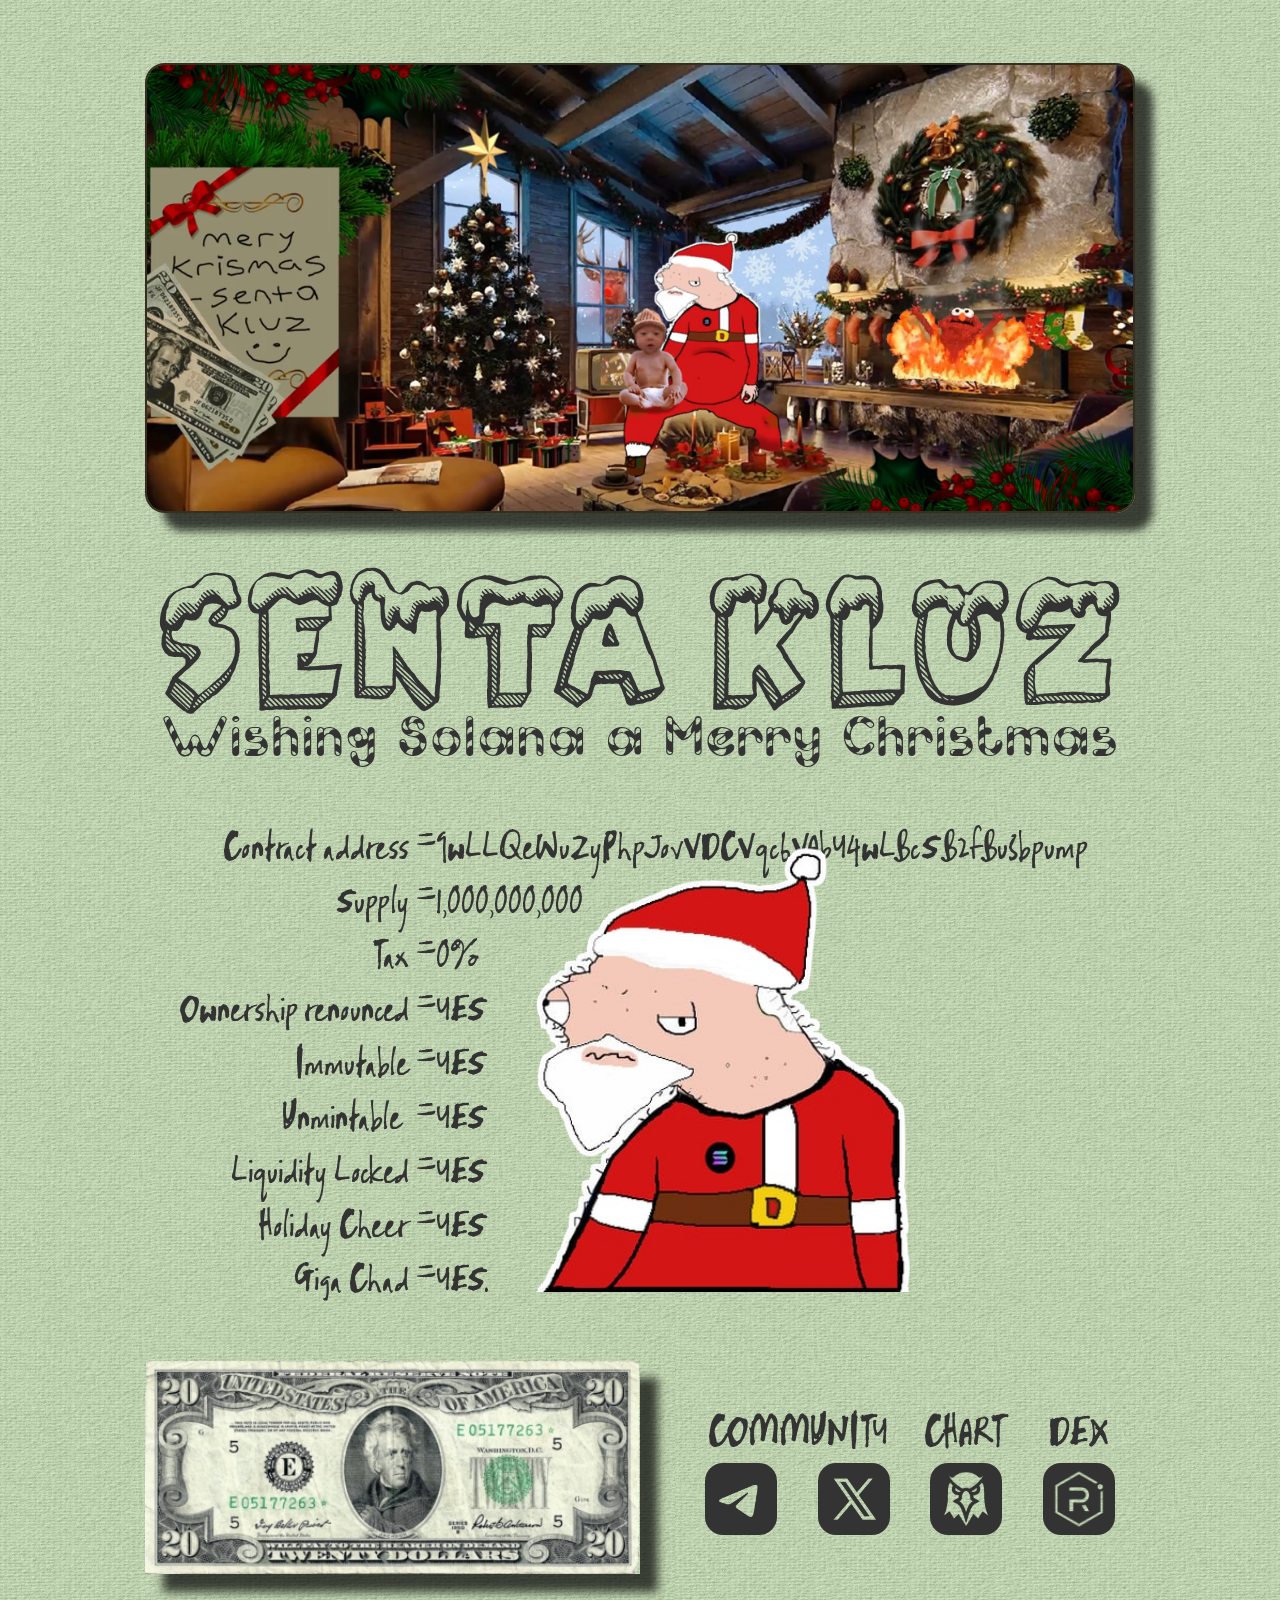
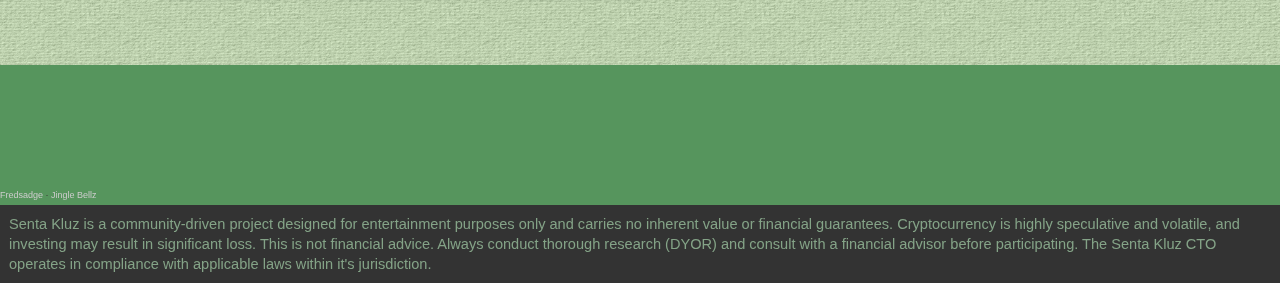
<file: index.html>
<!DOCTYPE html><!--  This site was created in Webflow. https://webflow.com  --><!--  Last Published: Sat Dec 07 2024 00:24:29 GMT+0000 (Coordinated Universal Time)  -->
<html data-wf-page="674cbc1b086eb648e69c74fd" data-wf-site="674cbc1b086eb648e69c74ea">
<head>
  <meta charset="utf-8">
  <title>SentaKluz.xyz</title>
  <meta content="width=device-width, initial-scale=1" name="viewport">
  <meta content="Webflow" name="generator">
  <link href="css/normalize.css" rel="stylesheet" type="text/css">
  <link href="css/webflow.css" rel="stylesheet" type="text/css">
  <link href="css/sentakluz-xyz.webflow.css" rel="stylesheet" type="text/css">
  <script type="text/javascript">!function(o,c){var n=c.documentElement,t=" w-mod-";n.className+=t+"js",("ontouchstart"in o||o.DocumentTouch&&c instanceof DocumentTouch)&&(n.className+=t+"touch")}(window,document);</script>
  <link href="images/favicon.png" rel="shortcut icon" type="image/x-icon">
  <link href="images/webclip.png" rel="apple-touch-icon">
</head>
<body class="body">
  <div class="div-block"></div>
  <div class="div-block-15">
    <div class="div-block-19">
      <div data-poster-url="videos/ultrawide-website-video-banner-poster-00001.jpg" data-video-urls="videos/ultrawide-website-video-banner-transcode.mp4,videos/ultrawide-website-video-banner-transcode.webm" data-autoplay="true" data-loop="true" data-wf-ignore="true" class="background-video w-background-video w-background-video-atom"><video id="36b0f18c-3de7-1a14-43eb-5357174c4ced-video" autoplay="" loop="" style="background-image:url(&quot;videos/ultrawide-website-video-banner-poster-00001.jpg&quot;)" muted="" playsinline="" data-wf-ignore="true" data-object-fit="cover">
          <source src="videos/ultrawide-website-video-banner-transcode.mp4" data-wf-ignore="true">
          <source src="videos/ultrawide-website-video-banner-transcode.webm" data-wf-ignore="true">
        </video></div>
    </div>
    <div class="div-block-2"></div>
    <div>
      <div class="text-block">SENTA KLUZ </div>
    </div>
    <div class="div-block-3">
      <div class="text-block-2">Wishing Solana a Merry Christmas</div>
    </div>
    <div class="div-block-10"></div>
    <div class="div-block-7">
      <div class="div-block-9">
        <div class="text-block-4">Contract address =</div>
        <div class="text-block-4">Supply =</div>
        <div class="text-block-4">Tax =</div>
        <div class="text-block-4">Ownership renounced =</div>
        <div class="text-block-4">Immutable =</div>
        <div class="text-block-4">Unmintable  =</div>
        <div class="text-block-4"> Liquidity Locked =</div>
        <div class="text-block-4">Holiday Cheer =</div>
        <div class="text-block-4">Giga Chad =</div>
      </div>
      <div class="div-block-8">
        <div class="text-block-5">9wLLQeWuZyPhpJovVDCVqc6VAbY4wLBcSB2fBu3bpump</div>
        <div class="text-block-5">1,000,000,000</div>
        <div class="text-block-5">0%</div>
        <div class="text-block-5">YES</div>
        <div class="text-block-5">YES</div>
        <div class="text-block-5">YES</div>
        <div class="text-block-5">YES</div>
        <div class="text-block-5">YES</div>
        <div class="text-block-5">YES.</div>
      </div>
      <div><img src="images/Senta-Kluz-GOOD.png" loading="lazy" alt="" class="image"></div>
    </div>
    <div class="div-block-11">
      <div class="div-block-16"><img src="images/236-2360360_1950-b-2420-federal-reserve-star-note-richmond-district-1934-twenty-dollar.png" loading="lazy" width="592" data-w-id="a23456b3-a6b5-f9f0-8f9f-2a7a28ef10d3" alt="" class="image-2"></div>
      <div class="div-block-13">
        <div class="w-layout-grid grid-4">
          <div id="w-node-_0cc83ee5-65b4-bcf4-9e04-050f0a4afee9-e69c74fd" class="text-block-6">COMMUNITY</div>
          <div id="w-node-_11a6cad8-58a9-8c27-6951-d800976e2d25-e69c74fd" class="text-block-6">CHART</div>
          <div id="w-node-_0478a934-a564-911f-6c0c-95068a9ea81f-e69c74fd" class="text-block-6">DEX</div>
        </div>
        <div class="w-layout-grid grid-3">
          <a id="w-node-afc1260e-a08d-a772-5b51-9b561fb6766d-e69c74fd" data-w-id="afc1260e-a08d-a772-5b51-9b561fb6766d" href="http://t.me/SentaKluzSOL" target="_blank" class="button _1 w-button"></a>
          <a id="w-node-_960332a5-8c73-b99d-9e97-9d36ab2a0945-e69c74fd" data-w-id="960332a5-8c73-b99d-9e97-9d36ab2a0945" href="https://x.com/SentaKluzSol" target="_blank" class="button _2 w-button"></a>
          <a id="w-node-d11f546c-fe5f-6e01-edf6-e7aac945c2ba-e69c74fd" data-w-id="d11f546c-fe5f-6e01-edf6-e7aac945c2ba" href="https://dexscreener.com/solana/5agvejgaaw6rqgzglwmzqg6rk7vyr7hcv9mkn7pcnl8k" target="_blank" class="button _3 w-button"></a>
          <a id="w-node-_2fe89769-4d06-86d0-e75e-497c60252e48-e69c74fd" data-w-id="2fe89769-4d06-86d0-e75e-497c60252e48" href="https://raydium.io/swap/?inputMint=sol&amp;outputMint=9wLLQeWuZyPhpJovVDCVqc6VAbY4wLBcSB2fBu3bpump" target="_blank" class="button _4 w-button"></a>
        </div>
      </div>
    </div>
  </div>
  <div class="div-block-18">
    <div class="code-embed widescreen w-embed w-iframe"><iframe width="100%" height="115" scrolling="no" frameborder="no" allow="autoplay" src="https://w.soundcloud.com/player/?url=https%3A//api.soundcloud.com/tracks/92390778&color=%2356955d&auto_play=true&hide_related=false&show_comments=true&show_user=true&show_reposts=false&show_teaser=true"></iframe>
      <div style="font-size: 1vh; color: #33333;line-break: anywhere;word-break: normal;overflow: hidden;white-space: nowrap;text-overflow: ellipsis; font-family: Interstate,Lucida Grande,Lucida Sans Unicode,Lucida Sans,Garuda,Verdana,Tahoma,sans-serif;font-weight: 100;">
        <a href="https://soundcloud.com/fredsadge" title="Fredsadge" target="_blank" style="color: #cccccc; text-decoration: none;">Fredsadge</a> · <a href="https://soundcloud.com/fredsadge/jingle-bellz" title="Jingle Bellz" target="_blank" style="color: #cccccc; text-decoration: none;">Jingle Bellz</a>
      </div>
    </div>
  </div>
  <div class="div-block-20">
    <div class="text-block-7">Senta Kluz is a community-driven project designed for entertainment purposes only and carries no inherent value or financial guarantees. Cryptocurrency is highly speculative and volatile, and investing may result in significant loss. This is not financial advice. Always conduct thorough research (DYOR) and consult with a financial advisor before participating. The Senta Kluz CTO operates in compliance with applicable laws within it&#x27;s jurisdiction.</div>
  </div>
  <script src="https://d3e54v103j8qbb.cloudfront.net/js/jquery-3.5.1.min.dc5e7f18c8.js?site=674cbc1b086eb648e69c74ea" type="text/javascript" integrity="sha256-9/aliU8dGd2tb6OSsuzixeV4y/faTqgFtohetphbbj0=" crossorigin="anonymous"></script>
  <script src="js/webflow.js" type="text/javascript"></script>
</body>
</html>
</file>
<file: css/webflow.css>
@font-face {
  font-family: 'webflow-icons';
  src: url("[data-uri]") format('truetype');
  font-weight: normal;
  font-style: normal;
}
[class^="w-icon-"],
[class*=" w-icon-"] {
  /* use !important to prevent issues with browser extensions that change fonts */
  font-family: 'webflow-icons' !important;
  speak: none;
  font-style: normal;
  font-weight: normal;
  font-variant: normal;
  text-transform: none;
  line-height: 1;
  /* Better Font Rendering =========== */
  -webkit-font-smoothing: antialiased;
  -moz-osx-font-smoothing: grayscale;
}
.w-icon-slider-right:before {
  content: "\e600";
}
.w-icon-slider-left:before {
  content: "\e601";
}
.w-icon-nav-menu:before {
  content: "\e602";
}
.w-icon-arrow-down:before,
.w-icon-dropdown-toggle:before {
  content: "\e603";
}
.w-icon-file-upload-remove:before {
  content: "\e900";
}
.w-icon-file-upload-icon:before {
  content: "\e903";
}
* {
  -webkit-box-sizing: border-box;
  -moz-box-sizing: border-box;
  box-sizing: border-box;
}
html {
  height: 100%;
}
body {
  margin: 0;
  min-height: 100%;
  background-color: #fff;
  font-family: Arial, sans-serif;
  font-size: 14px;
  line-height: 20px;
  color: #333;
}
img {
  max-width: 100%;
  vertical-align: middle;
  display: inline-block;
}
html.w-mod-touch * {
  background-attachment: scroll !important;
}
.w-block {
  display: block;
}
.w-inline-block {
  max-width: 100%;
  display: inline-block;
}
.w-clearfix:before,
.w-clearfix:after {
  content: " ";
  display: table;
  grid-column-start: 1;
  grid-row-start: 1;
  grid-column-end: 2;
  grid-row-end: 2;
}
.w-clearfix:after {
  clear: both;
}
.w-hidden {
  display: none;
}
.w-button {
  display: inline-block;
  padding: 9px 15px;
  background-color: #3898EC;
  color: white;
  border: 0;
  line-height: inherit;
  text-decoration: none;
  cursor: pointer;
  border-radius: 0;
}
input.w-button {
  -webkit-appearance: button;
}
html[data-w-dynpage] [data-w-cloak] {
  color: transparent !important;
}
.w-code-block {
  margin: unset;
}
pre.w-code-block code {
  all: inherit;
}
.w-optimization {
  display: contents;
}
.w-webflow-badge,
.w-webflow-badge > img {
  box-sizing: unset;
  width: unset;
  height: unset;
  max-height: unset;
  max-width: unset;
  min-height: unset;
  min-width: unset;
  margin: unset;
  padding: unset;
  float: unset;
  clear: unset;
  border: unset;
  border-radius: unset;
  background: unset;
  background-image: unset;
  background-position: unset;
  background-size: unset;
  background-repeat: unset;
  background-origin: unset;
  background-clip: unset;
  background-attachment: unset;
  background-color: unset;
  box-shadow: unset;
  transform: unset;
  transition: unset;
  direction: unset;
  font-family: unset;
  font-weight: unset;
  color: unset;
  font-size: unset;
  line-height: unset;
  font-style: unset;
  font-variant: unset;
  text-align: unset;
  letter-spacing: unset;
  text-decoration: unset;
  text-indent: unset;
  text-transform: unset;
  list-style-type: unset;
  text-shadow: unset;
  vertical-align: unset;
  cursor: unset;
  white-space: unset;
  word-break: unset;
  word-spacing: unset;
  word-wrap: unset;
}
.w-webflow-badge {
  position: fixed !important;
  display: inline-block !important;
  visibility: visible !important;
  opacity: 1 !important;
  z-index: 2147483647 !important;
  top: auto !important;
  right: 12px !important;
  bottom: 12px !important;
  left: auto !important;
  color: #aaadb0 !important;
  background-color: #fff !important;
  border-radius: 3px !important;
  padding: 6px !important;
  font-size: 12px !important;
  line-height: 14px !important;
  text-decoration: none !important;
  transform: none !important;
  margin: 0 !important;
  width: auto !important;
  height: auto !important;
  overflow: unset !important;
  white-space: nowrap;
  box-shadow: 0 0 0 1px rgba(0, 0, 0, 0.1), 0px 1px 3px rgba(0, 0, 0, 0.1);
  cursor: pointer;
}
.w-webflow-badge > img {
  position: unset;
  display: inline-block !important;
  visibility: unset !important;
  opacity: 1 !important;
  vertical-align: middle !important;
}
h1,
h2,
h3,
h4,
h5,
h6 {
  font-weight: bold;
  margin-bottom: 10px;
}
h1 {
  font-size: 38px;
  line-height: 44px;
  margin-top: 20px;
}
h2 {
  font-size: 32px;
  line-height: 36px;
  margin-top: 20px;
}
h3 {
  font-size: 24px;
  line-height: 30px;
  margin-top: 20px;
}
h4 {
  font-size: 18px;
  line-height: 24px;
  margin-top: 10px;
}
h5 {
  font-size: 14px;
  line-height: 20px;
  margin-top: 10px;
}
h6 {
  font-size: 12px;
  line-height: 18px;
  margin-top: 10px;
}
p {
  margin-top: 0;
  margin-bottom: 10px;
}
blockquote {
  margin: 0 0 10px 0;
  padding: 10px 20px;
  border-left: 5px solid #E2E2E2;
  font-size: 18px;
  line-height: 22px;
}
figure {
  margin: 0;
  margin-bottom: 10px;
}
figcaption {
  margin-top: 5px;
  text-align: center;
}
ul,
ol {
  margin-top: 0px;
  margin-bottom: 10px;
  padding-left: 40px;
}
.w-list-unstyled {
  padding-left: 0;
  list-style: none;
}
.w-embed:before,
.w-embed:after {
  content: " ";
  display: table;
  grid-column-start: 1;
  grid-row-start: 1;
  grid-column-end: 2;
  grid-row-end: 2;
}
.w-embed:after {
  clear: both;
}
.w-video {
  width: 100%;
  position: relative;
  padding: 0;
}
.w-video iframe,
.w-video object,
.w-video embed {
  position: absolute;
  top: 0;
  left: 0;
  width: 100%;
  height: 100%;
  border: none;
}
fieldset {
  padding: 0;
  margin: 0;
  border: 0;
}
button,
[type='button'],
[type='reset'] {
  border: 0;
  cursor: pointer;
  -webkit-appearance: button;
}
.w-form {
  margin: 0 0 15px;
}
.w-form-done {
  display: none;
  padding: 20px;
  text-align: center;
  background-color: #dddddd;
}
.w-form-fail {
  display: none;
  margin-top: 10px;
  padding: 10px;
  background-color: #ffdede;
}
label {
  display: block;
  margin-bottom: 5px;
  font-weight: bold;
}
.w-input,
.w-select {
  display: block;
  width: 100%;
  height: 38px;
  padding: 8px 12px;
  margin-bottom: 10px;
  font-size: 14px;
  line-height: 1.42857143;
  color: #333333;
  vertical-align: middle;
  background-color: #ffffff;
  border: 1px solid #cccccc;
}
.w-input::placeholder,
.w-select::placeholder {
  color: #999;
}
.w-input:focus,
.w-select:focus {
  border-color: #3898EC;
  outline: 0;
}
.w-input[disabled],
.w-select[disabled],
.w-input[readonly],
.w-select[readonly],
fieldset[disabled] .w-input,
fieldset[disabled] .w-select {
  cursor: not-allowed;
}
.w-input[disabled]:not(.w-input-disabled),
.w-select[disabled]:not(.w-input-disabled),
.w-input[readonly],
.w-select[readonly],
fieldset[disabled]:not(.w-input-disabled) .w-input,
fieldset[disabled]:not(.w-input-disabled) .w-select {
  background-color: #eeeeee;
}
textarea.w-input,
textarea.w-select {
  height: auto;
}
.w-select {
  background-color: #f3f3f3;
}
.w-select[multiple] {
  height: auto;
}
.w-form-label {
  display: inline-block;
  cursor: pointer;
  font-weight: normal;
  margin-bottom: 0px;
}
.w-radio {
  display: block;
  margin-bottom: 5px;
  padding-left: 20px;
}
.w-radio:before,
.w-radio:after {
  content: " ";
  display: table;
  grid-column-start: 1;
  grid-row-start: 1;
  grid-column-end: 2;
  grid-row-end: 2;
}
.w-radio:after {
  clear: both;
}
.w-radio-input {
  margin: 4px 0 0;
  line-height: normal;
  float: left;
  margin-left: -20px;
}
.w-radio-input {
  margin-top: 3px;
}
.w-file-upload {
  display: block;
  margin-bottom: 10px;
}
.w-file-upload-input {
  width: 0.1px;
  height: 0.1px;
  opacity: 0;
  overflow: hidden;
  position: absolute;
  z-index: -100;
}
.w-file-upload-default,
.w-file-upload-uploading,
.w-file-upload-success {
  display: inline-block;
  color: #333333;
}
.w-file-upload-error {
  display: block;
  margin-top: 10px;
}
.w-file-upload-default.w-hidden,
.w-file-upload-uploading.w-hidden,
.w-file-upload-error.w-hidden,
.w-file-upload-success.w-hidden {
  display: none;
}
.w-file-upload-uploading-btn {
  display: flex;
  font-size: 14px;
  font-weight: normal;
  cursor: pointer;
  margin: 0;
  padding: 8px 12px;
  border: 1px solid #cccccc;
  background-color: #fafafa;
}
.w-file-upload-file {
  display: flex;
  flex-grow: 1;
  justify-content: space-between;
  margin: 0;
  padding: 8px 9px 8px 11px;
  border: 1px solid #cccccc;
  background-color: #fafafa;
}
.w-file-upload-file-name {
  font-size: 14px;
  font-weight: normal;
  display: block;
}
.w-file-remove-link {
  margin-top: 3px;
  margin-left: 10px;
  width: auto;
  height: auto;
  padding: 3px;
  display: block;
  cursor: pointer;
}
.w-icon-file-upload-remove {
  margin: auto;
  font-size: 10px;
}
.w-file-upload-error-msg {
  display: inline-block;
  color: #ea384c;
  padding: 2px 0;
}
.w-file-upload-info {
  display: inline-block;
  line-height: 38px;
  padding: 0 12px;
}
.w-file-upload-label {
  display: inline-block;
  font-size: 14px;
  font-weight: normal;
  cursor: pointer;
  margin: 0;
  padding: 8px 12px;
  border: 1px solid #cccccc;
  background-color: #fafafa;
}
.w-icon-file-upload-icon,
.w-icon-file-upload-uploading {
  display: inline-block;
  margin-right: 8px;
  width: 20px;
}
.w-icon-file-upload-uploading {
  height: 20px;
}
.w-container {
  margin-left: auto;
  margin-right: auto;
  max-width: 940px;
}
.w-container:before,
.w-container:after {
  content: " ";
  display: table;
  grid-column-start: 1;
  grid-row-start: 1;
  grid-column-end: 2;
  grid-row-end: 2;
}
.w-container:after {
  clear: both;
}
.w-container .w-row {
  margin-left: -10px;
  margin-right: -10px;
}
.w-row:before,
.w-row:after {
  content: " ";
  display: table;
  grid-column-start: 1;
  grid-row-start: 1;
  grid-column-end: 2;
  grid-row-end: 2;
}
.w-row:after {
  clear: both;
}
.w-row .w-row {
  margin-left: 0;
  margin-right: 0;
}
.w-col {
  position: relative;
  float: left;
  width: 100%;
  min-height: 1px;
  padding-left: 10px;
  padding-right: 10px;
}
.w-col .w-col {
  padding-left: 0;
  padding-right: 0;
}
.w-col-1 {
  width: 8.33333333%;
}
.w-col-2 {
  width: 16.66666667%;
}
.w-col-3 {
  width: 25%;
}
.w-col-4 {
  width: 33.33333333%;
}
.w-col-5 {
  width: 41.66666667%;
}
.w-col-6 {
  width: 50%;
}
.w-col-7 {
  width: 58.33333333%;
}
.w-col-8 {
  width: 66.66666667%;
}
.w-col-9 {
  width: 75%;
}
.w-col-10 {
  width: 83.33333333%;
}
.w-col-11 {
  width: 91.66666667%;
}
.w-col-12 {
  width: 100%;
}
.w-hidden-main {
  display: none !important;
}
@media screen and (max-width: 991px) {
  .w-container {
    max-width: 728px;
  }
  .w-hidden-main {
    display: inherit !important;
  }
  .w-hidden-medium {
    display: none !important;
  }
  .w-col-medium-1 {
    width: 8.33333333%;
  }
  .w-col-medium-2 {
    width: 16.66666667%;
  }
  .w-col-medium-3 {
    width: 25%;
  }
  .w-col-medium-4 {
    width: 33.33333333%;
  }
  .w-col-medium-5 {
    width: 41.66666667%;
  }
  .w-col-medium-6 {
    width: 50%;
  }
  .w-col-medium-7 {
    width: 58.33333333%;
  }
  .w-col-medium-8 {
    width: 66.66666667%;
  }
  .w-col-medium-9 {
    width: 75%;
  }
  .w-col-medium-10 {
    width: 83.33333333%;
  }
  .w-col-medium-11 {
    width: 91.66666667%;
  }
  .w-col-medium-12 {
    width: 100%;
  }
  .w-col-stack {
    width: 100%;
    left: auto;
    right: auto;
  }
}
@media screen and (max-width: 767px) {
  .w-hidden-main {
    display: inherit !important;
  }
  .w-hidden-medium {
    display: inherit !important;
  }
  .w-hidden-small {
    display: none !important;
  }
  .w-row,
  .w-container .w-row {
    margin-left: 0;
    margin-right: 0;
  }
  .w-col {
    width: 100%;
    left: auto;
    right: auto;
  }
  .w-col-small-1 {
    width: 8.33333333%;
  }
  .w-col-small-2 {
    width: 16.66666667%;
  }
  .w-col-small-3 {
    width: 25%;
  }
  .w-col-small-4 {
    width: 33.33333333%;
  }
  .w-col-small-5 {
    width: 41.66666667%;
  }
  .w-col-small-6 {
    width: 50%;
  }
  .w-col-small-7 {
    width: 58.33333333%;
  }
  .w-col-small-8 {
    width: 66.66666667%;
  }
  .w-col-small-9 {
    width: 75%;
  }
  .w-col-small-10 {
    width: 83.33333333%;
  }
  .w-col-small-11 {
    width: 91.66666667%;
  }
  .w-col-small-12 {
    width: 100%;
  }
}
@media screen and (max-width: 479px) {
  .w-container {
    max-width: none;
  }
  .w-hidden-main {
    display: inherit !important;
  }
  .w-hidden-medium {
    display: inherit !important;
  }
  .w-hidden-small {
    display: inherit !important;
  }
  .w-hidden-tiny {
    display: none !important;
  }
  .w-col {
    width: 100%;
  }
  .w-col-tiny-1 {
    width: 8.33333333%;
  }
  .w-col-tiny-2 {
    width: 16.66666667%;
  }
  .w-col-tiny-3 {
    width: 25%;
  }
  .w-col-tiny-4 {
    width: 33.33333333%;
  }
  .w-col-tiny-5 {
    width: 41.66666667%;
  }
  .w-col-tiny-6 {
    width: 50%;
  }
  .w-col-tiny-7 {
    width: 58.33333333%;
  }
  .w-col-tiny-8 {
    width: 66.66666667%;
  }
  .w-col-tiny-9 {
    width: 75%;
  }
  .w-col-tiny-10 {
    width: 83.33333333%;
  }
  .w-col-tiny-11 {
    width: 91.66666667%;
  }
  .w-col-tiny-12 {
    width: 100%;
  }
}
.w-widget {
  position: relative;
}
.w-widget-map {
  width: 100%;
  height: 400px;
}
.w-widget-map label {
  width: auto;
  display: inline;
}
.w-widget-map img {
  max-width: inherit;
}
.w-widget-map .gm-style-iw {
  text-align: center;
}
.w-widget-map .gm-style-iw > button {
  display: none !important;
}
.w-widget-twitter {
  overflow: hidden;
}
.w-widget-twitter-count-shim {
  display: inline-block;
  vertical-align: top;
  position: relative;
  width: 28px;
  height: 20px;
  text-align: center;
  background: white;
  border: #758696 solid 1px;
  border-radius: 3px;
}
.w-widget-twitter-count-shim * {
  pointer-events: none;
  user-select: none;
}
.w-widget-twitter-count-shim .w-widget-twitter-count-inner {
  position: relative;
  font-size: 15px;
  line-height: 12px;
  text-align: center;
  color: #999;
  font-family: serif;
}
.w-widget-twitter-count-shim .w-widget-twitter-count-clear {
  position: relative;
  display: block;
}
.w-widget-twitter-count-shim.w--large {
  width: 36px;
  height: 28px;
}
.w-widget-twitter-count-shim.w--large .w-widget-twitter-count-inner {
  font-size: 18px;
  line-height: 18px;
}
.w-widget-twitter-count-shim:not(.w--vertical) {
  margin-left: 5px;
  margin-right: 8px;
}
.w-widget-twitter-count-shim:not(.w--vertical).w--large {
  margin-left: 6px;
}
.w-widget-twitter-count-shim:not(.w--vertical):before,
.w-widget-twitter-count-shim:not(.w--vertical):after {
  top: 50%;
  left: 0;
  border: solid transparent;
  content: ' ';
  height: 0;
  width: 0;
  position: absolute;
  pointer-events: none;
}
.w-widget-twitter-count-shim:not(.w--vertical):before {
  border-color: rgba(117, 134, 150, 0);
  border-right-color: #5d6c7b;
  border-width: 4px;
  margin-left: -9px;
  margin-top: -4px;
}
.w-widget-twitter-count-shim:not(.w--vertical).w--large:before {
  border-width: 5px;
  margin-left: -10px;
  margin-top: -5px;
}
.w-widget-twitter-count-shim:not(.w--vertical):after {
  border-color: rgba(255, 255, 255, 0);
  border-right-color: white;
  border-width: 4px;
  margin-left: -8px;
  margin-top: -4px;
}
.w-widget-twitter-count-shim:not(.w--vertical).w--large:after {
  border-width: 5px;
  margin-left: -9px;
  margin-top: -5px;
}
.w-widget-twitter-count-shim.w--vertical {
  width: 61px;
  height: 33px;
  margin-bottom: 8px;
}
.w-widget-twitter-count-shim.w--vertical:before,
.w-widget-twitter-count-shim.w--vertical:after {
  top: 100%;
  left: 50%;
  border: solid transparent;
  content: ' ';
  height: 0;
  width: 0;
  position: absolute;
  pointer-events: none;
}
.w-widget-twitter-count-shim.w--vertical:before {
  border-color: rgba(117, 134, 150, 0);
  border-top-color: #5d6c7b;
  border-width: 5px;
  margin-left: -5px;
}
.w-widget-twitter-count-shim.w--vertical:after {
  border-color: rgba(255, 255, 255, 0);
  border-top-color: white;
  border-width: 4px;
  margin-left: -4px;
}
.w-widget-twitter-count-shim.w--vertical .w-widget-twitter-count-inner {
  font-size: 18px;
  line-height: 22px;
}
.w-widget-twitter-count-shim.w--vertical.w--large {
  width: 76px;
}
.w-background-video {
  position: relative;
  overflow: hidden;
  height: 500px;
  color: white;
}
.w-background-video > video {
  background-size: cover;
  background-position: 50% 50%;
  position: absolute;
  margin: auto;
  width: 100%;
  height: 100%;
  right: -100%;
  bottom: -100%;
  top: -100%;
  left: -100%;
  object-fit: cover;
  z-index: -100;
}
.w-background-video > video::-webkit-media-controls-start-playback-button {
  display: none !important;
  -webkit-appearance: none;
}
.w-background-video--control {
  position: absolute;
  bottom: 1em;
  right: 1em;
  background-color: transparent;
  padding: 0;
}
.w-background-video--control > [hidden] {
  display: none !important;
}
.w-slider {
  position: relative;
  height: 300px;
  text-align: center;
  background: #dddddd;
  clear: both;
  -webkit-tap-highlight-color: rgba(0, 0, 0, 0);
  tap-highlight-color: rgba(0, 0, 0, 0);
}
.w-slider-mask {
  position: relative;
  display: block;
  overflow: hidden;
  z-index: 1;
  left: 0;
  right: 0;
  height: 100%;
  white-space: nowrap;
}
.w-slide {
  position: relative;
  display: inline-block;
  vertical-align: top;
  width: 100%;
  height: 100%;
  white-space: normal;
  text-align: left;
}
.w-slider-nav {
  position: absolute;
  z-index: 2;
  top: auto;
  right: 0;
  bottom: 0;
  left: 0;
  margin: auto;
  padding-top: 10px;
  height: 40px;
  text-align: center;
  -webkit-tap-highlight-color: rgba(0, 0, 0, 0);
  tap-highlight-color: rgba(0, 0, 0, 0);
}
.w-slider-nav.w-round > div {
  border-radius: 100%;
}
.w-slider-nav.w-num > div {
  width: auto;
  height: auto;
  padding: 0.2em 0.5em;
  font-size: inherit;
  line-height: inherit;
}
.w-slider-nav.w-shadow > div {
  box-shadow: 0 0 3px rgba(51, 51, 51, 0.4);
}
.w-slider-nav-invert {
  color: #fff;
}
.w-slider-nav-invert > div {
  background-color: rgba(34, 34, 34, 0.4);
}
.w-slider-nav-invert > div.w-active {
  background-color: #222;
}
.w-slider-dot {
  position: relative;
  display: inline-block;
  width: 1em;
  height: 1em;
  background-color: rgba(255, 255, 255, 0.4);
  cursor: pointer;
  margin: 0 3px 0.5em;
  transition: background-color 100ms, color 100ms;
}
.w-slider-dot.w-active {
  background-color: #fff;
}
.w-slider-dot:focus {
  outline: none;
  box-shadow: 0px 0px 0px 2px #fff;
}
.w-slider-dot:focus.w-active {
  box-shadow: none;
}
.w-slider-arrow-left,
.w-slider-arrow-right {
  position: absolute;
  width: 80px;
  top: 0;
  right: 0;
  bottom: 0;
  left: 0;
  margin: auto;
  cursor: pointer;
  overflow: hidden;
  color: white;
  font-size: 40px;
  -webkit-tap-highlight-color: rgba(0, 0, 0, 0);
  tap-highlight-color: rgba(0, 0, 0, 0);
  user-select: none;
}
.w-slider-arrow-left [class^='w-icon-'],
.w-slider-arrow-right [class^='w-icon-'],
.w-slider-arrow-left [class*=' w-icon-'],
.w-slider-arrow-right [class*=' w-icon-'] {
  position: absolute;
}
.w-slider-arrow-left:focus,
.w-slider-arrow-right:focus {
  outline: 0;
}
.w-slider-arrow-left {
  z-index: 3;
  right: auto;
}
.w-slider-arrow-right {
  z-index: 4;
  left: auto;
}
.w-icon-slider-left,
.w-icon-slider-right {
  top: 0;
  right: 0;
  bottom: 0;
  left: 0;
  margin: auto;
  width: 1em;
  height: 1em;
}
.w-slider-aria-label {
  border: 0;
  clip: rect(0 0 0 0);
  height: 1px;
  margin: -1px;
  overflow: hidden;
  padding: 0;
  position: absolute;
  width: 1px;
}
.w-slider-force-show {
  display: block !important;
}
.w-dropdown {
  display: inline-block;
  position: relative;
  text-align: left;
  margin-left: auto;
  margin-right: auto;
  z-index: 900;
}
.w-dropdown-btn,
.w-dropdown-toggle,
.w-dropdown-link {
  position: relative;
  vertical-align: top;
  text-decoration: none;
  color: #222222;
  padding: 20px;
  text-align: left;
  margin-left: auto;
  margin-right: auto;
  white-space: nowrap;
}
.w-dropdown-toggle {
  user-select: none;
  display: inline-block;
  cursor: pointer;
  padding-right: 40px;
}
.w-dropdown-toggle:focus {
  outline: 0;
}
.w-icon-dropdown-toggle {
  position: absolute;
  top: 0;
  right: 0;
  bottom: 0;
  margin: auto;
  margin-right: 20px;
  width: 1em;
  height: 1em;
}
.w-dropdown-list {
  position: absolute;
  background: #dddddd;
  display: none;
  min-width: 100%;
}
.w-dropdown-list.w--open {
  display: block;
}
.w-dropdown-link {
  padding: 10px 20px;
  display: block;
  color: #222222;
}
.w-dropdown-link.w--current {
  color: #0082f3;
}
.w-dropdown-link:focus {
  outline: 0;
}
@media screen and (max-width: 767px) {
  .w-nav-brand {
    padding-left: 10px;
  }
}
/**
 * ## Note
 * Safari (on both iOS and OS X) does not handle viewport units (vh, vw) well.
 * For example percentage units do not work on descendants of elements that
 * have any dimensions expressed in viewport units. It also doesn’t handle them at
 * all in `calc()`.
 */
/**
 * Wrapper around all lightbox elements
 *
 * 1. Since the lightbox can receive focus, IE also gives it an outline.
 * 2. Fixes flickering on Chrome when a transition is in progress
 *    underneath the lightbox.
 */
.w-lightbox-backdrop {
  cursor: auto;
  font-style: normal;
  letter-spacing: normal;
  list-style: disc;
  text-indent: 0;
  text-shadow: none;
  text-transform: none;
  visibility: visible;
  white-space: normal;
  word-break: normal;
  word-spacing: normal;
  word-wrap: normal;
  position: fixed;
  top: 0;
  right: 0;
  bottom: 0;
  left: 0;
  color: #fff;
  font-family: "Helvetica Neue", Helvetica, Ubuntu, "Segoe UI", Verdana, sans-serif;
  font-size: 17px;
  line-height: 1.2;
  font-weight: 300;
  text-align: center;
  background: rgba(0, 0, 0, 0.9);
  z-index: 2000;
  outline: 0;
  /* 1 */
  opacity: 0;
  -webkit-user-select: none;
  -moz-user-select: none;
  -webkit-tap-highlight-color: transparent;
  -webkit-transform: translate(0, 0);
  /* 2 */
}
/**
 * Neat trick to bind the rubberband effect to our canvas instead of the whole
 * document on iOS. It also prevents a bug that causes the document underneath to scroll.
 */
.w-lightbox-backdrop,
.w-lightbox-container {
  height: 100%;
  overflow: auto;
  -webkit-overflow-scrolling: touch;
}
.w-lightbox-content {
  position: relative;
  height: 100vh;
  overflow: hidden;
}
.w-lightbox-view {
  position: absolute;
  width: 100vw;
  height: 100vh;
  opacity: 0;
}
.w-lightbox-view:before {
  content: "";
  height: 100vh;
}
/* .w-lightbox-content */
.w-lightbox-group,
.w-lightbox-group .w-lightbox-view,
.w-lightbox-group .w-lightbox-view:before {
  height: 86vh;
}
.w-lightbox-frame,
.w-lightbox-view:before {
  display: inline-block;
  vertical-align: middle;
}
/*
 * 1. Remove default margin set by user-agent on the <figure> element.
 */
.w-lightbox-figure {
  position: relative;
  margin: 0;
  /* 1 */
}
.w-lightbox-group .w-lightbox-figure {
  cursor: pointer;
}
/**
 * IE adds image dimensions as width and height attributes on the IMG tag,
 * but we need both width and height to be set to auto to enable scaling.
 */
.w-lightbox-img {
  width: auto;
  height: auto;
  max-width: none;
}
/**
 * 1. Reset if style is set by user on "All Images"
 */
.w-lightbox-image {
  display: block;
  float: none;
  /* 1 */
  max-width: 100vw;
  max-height: 100vh;
}
.w-lightbox-group .w-lightbox-image {
  max-height: 86vh;
}
.w-lightbox-caption {
  position: absolute;
  right: 0;
  bottom: 0;
  left: 0;
  padding: 0.5em 1em;
  background: rgba(0, 0, 0, 0.4);
  text-align: left;
  text-overflow: ellipsis;
  white-space: nowrap;
  overflow: hidden;
}
.w-lightbox-embed {
  position: absolute;
  top: 0;
  right: 0;
  bottom: 0;
  left: 0;
  width: 100%;
  height: 100%;
}
.w-lightbox-control {
  position: absolute;
  top: 0;
  width: 4em;
  background-size: 24px;
  background-repeat: no-repeat;
  background-position: center;
  cursor: pointer;
  -webkit-transition: all 0.3s;
  transition: all 0.3s;
}
.w-lightbox-left {
  display: none;
  bottom: 0;
  left: 0;
  /* <svg xmlns="http://www.w3.org/2000/svg" viewBox="-20 0 24 40" width="24" height="40"><g transform="rotate(45)"><path d="m0 0h5v23h23v5h-28z" opacity=".4"/><path d="m1 1h3v23h23v3h-26z" fill="#fff"/></g></svg> */
  background-image: url("[data-uri]");
}
.w-lightbox-right {
  display: none;
  right: 0;
  bottom: 0;
  /* <svg xmlns="http://www.w3.org/2000/svg" viewBox="-4 0 24 40" width="24" height="40"><g transform="rotate(45)"><path d="m0-0h28v28h-5v-23h-23z" opacity=".4"/><path d="m1 1h26v26h-3v-23h-23z" fill="#fff"/></g></svg> */
  background-image: url("[data-uri]");
}
/*
 * Without specifying the with and height inside the SVG, all versions of IE render the icon too small.
 * The bug does not seem to manifest itself if the elements are tall enough such as the above arrows.
 * (http://stackoverflow.com/questions/16092114/background-size-differs-in-internet-explorer)
 */
.w-lightbox-close {
  right: 0;
  height: 2.6em;
  /* <svg xmlns="http://www.w3.org/2000/svg" viewBox="-4 0 18 17" width="18" height="17"><g transform="rotate(45)"><path d="m0 0h7v-7h5v7h7v5h-7v7h-5v-7h-7z" opacity=".4"/><path d="m1 1h7v-7h3v7h7v3h-7v7h-3v-7h-7z" fill="#fff"/></g></svg> */
  background-image: url("[data-uri]");
  background-size: 18px;
}
/**
 * 1. All IE versions add extra space at the bottom without this.
 */
.w-lightbox-strip {
  position: absolute;
  bottom: 0;
  left: 0;
  right: 0;
  padding: 0 1vh;
  line-height: 0;
  /* 1 */
  white-space: nowrap;
  overflow-x: auto;
  overflow-y: hidden;
}
/*
 * 1. We use content-box to avoid having to do `width: calc(10vh + 2vw)`
 *    which doesn’t work in Safari anyway.
 * 2. Chrome renders images pixelated when switching to GPU. Making sure
 *    the parent is also rendered on the GPU (by setting translate3d for
 *    example) fixes this behavior.
 */
.w-lightbox-item {
  display: inline-block;
  width: 10vh;
  padding: 2vh 1vh;
  box-sizing: content-box;
  /* 1 */
  cursor: pointer;
  -webkit-transform: translate3d(0, 0, 0);
  /* 2 */
}
.w-lightbox-active {
  opacity: 0.3;
}
.w-lightbox-thumbnail {
  position: relative;
  height: 10vh;
  background: #222;
  overflow: hidden;
}
.w-lightbox-thumbnail-image {
  position: absolute;
  top: 0;
  left: 0;
}
.w-lightbox-thumbnail .w-lightbox-tall {
  top: 50%;
  width: 100%;
  -webkit-transform: translate(0, -50%);
  transform: translate(0, -50%);
}
.w-lightbox-thumbnail .w-lightbox-wide {
  left: 50%;
  height: 100%;
  -webkit-transform: translate(-50%, 0);
  transform: translate(-50%, 0);
}
/*
 * Spinner
 *
 * Absolute pixel values are used to avoid rounding errors that would cause
 * the white spinning element to be misaligned with the track.
 */
.w-lightbox-spinner {
  position: absolute;
  top: 50%;
  left: 50%;
  box-sizing: border-box;
  width: 40px;
  height: 40px;
  margin-top: -20px;
  margin-left: -20px;
  border: 5px solid rgba(0, 0, 0, 0.4);
  border-radius: 50%;
  -webkit-animation: spin 0.8s infinite linear;
  animation: spin 0.8s infinite linear;
}
.w-lightbox-spinner:after {
  content: "";
  position: absolute;
  top: -4px;
  right: -4px;
  bottom: -4px;
  left: -4px;
  border: 3px solid transparent;
  border-bottom-color: #fff;
  border-radius: 50%;
}
/*
 * Utility classes
 */
.w-lightbox-hide {
  display: none;
}
.w-lightbox-noscroll {
  overflow: hidden;
}
@media (min-width: 768px) {
  .w-lightbox-content {
    height: 96vh;
    margin-top: 2vh;
  }
  .w-lightbox-view,
  .w-lightbox-view:before {
    height: 96vh;
  }
  /* .w-lightbox-content */
  .w-lightbox-group,
  .w-lightbox-group .w-lightbox-view,
  .w-lightbox-group .w-lightbox-view:before {
    height: 84vh;
  }
  .w-lightbox-image {
    max-width: 96vw;
    max-height: 96vh;
  }
  .w-lightbox-group .w-lightbox-image {
    max-width: 82.3vw;
    max-height: 84vh;
  }
  .w-lightbox-left,
  .w-lightbox-right {
    display: block;
    opacity: 0.5;
  }
  .w-lightbox-close {
    opacity: 0.8;
  }
  .w-lightbox-control:hover {
    opacity: 1;
  }
}
.w-lightbox-inactive,
.w-lightbox-inactive:hover {
  opacity: 0;
}
.w-richtext:before,
.w-richtext:after {
  content: " ";
  display: table;
  grid-column-start: 1;
  grid-row-start: 1;
  grid-column-end: 2;
  grid-row-end: 2;
}
.w-richtext:after {
  clear: both;
}
.w-richtext[contenteditable="true"]:before,
.w-richtext[contenteditable="true"]:after {
  white-space: initial;
}
.w-richtext ol,
.w-richtext ul {
  overflow: hidden;
}
.w-richtext .w-richtext-figure-selected.w-richtext-figure-type-video div:after,
.w-richtext .w-richtext-figure-selected[data-rt-type="video"] div:after {
  outline: 2px solid #2895f7;
}
.w-richtext .w-richtext-figure-selected.w-richtext-figure-type-image div,
.w-richtext .w-richtext-figure-selected[data-rt-type="image"] div {
  outline: 2px solid #2895f7;
}
.w-richtext figure.w-richtext-figure-type-video > div:after,
.w-richtext figure[data-rt-type="video"] > div:after {
  content: '';
  position: absolute;
  display: none;
  left: 0;
  top: 0;
  right: 0;
  bottom: 0;
}
.w-richtext figure {
  position: relative;
  max-width: 60%;
}
.w-richtext figure > div:before {
  cursor: default!important;
}
.w-richtext figure img {
  width: 100%;
}
.w-richtext figure figcaption.w-richtext-figcaption-placeholder {
  opacity: 0.6;
}
.w-richtext figure div {
  /* fix incorrectly sized selection border in the data manager */
  font-size: 0px;
  color: transparent;
}
.w-richtext figure.w-richtext-figure-type-image,
.w-richtext figure[data-rt-type="image"] {
  display: table;
}
.w-richtext figure.w-richtext-figure-type-image > div,
.w-richtext figure[data-rt-type="image"] > div {
  display: inline-block;
}
.w-richtext figure.w-richtext-figure-type-image > figcaption,
.w-richtext figure[data-rt-type="image"] > figcaption {
  display: table-caption;
  caption-side: bottom;
}
.w-richtext figure.w-richtext-figure-type-video,
.w-richtext figure[data-rt-type="video"] {
  width: 60%;
  height: 0;
}
.w-richtext figure.w-richtext-figure-type-video iframe,
.w-richtext figure[data-rt-type="video"] iframe {
  position: absolute;
  top: 0;
  left: 0;
  width: 100%;
  height: 100%;
}
.w-richtext figure.w-richtext-figure-type-video > div,
.w-richtext figure[data-rt-type="video"] > div {
  width: 100%;
}
.w-richtext figure.w-richtext-align-center {
  margin-right: auto;
  margin-left: auto;
  clear: both;
}
.w-richtext figure.w-richtext-align-center.w-richtext-figure-type-image > div,
.w-richtext figure.w-richtext-align-center[data-rt-type="image"] > div {
  max-width: 100%;
}
.w-richtext figure.w-richtext-align-normal {
  clear: both;
}
.w-richtext figure.w-richtext-align-fullwidth {
  width: 100%;
  max-width: 100%;
  text-align: center;
  clear: both;
  display: block;
  margin-right: auto;
  margin-left: auto;
}
.w-richtext figure.w-richtext-align-fullwidth > div {
  display: inline-block;
  /* padding-bottom is used for aspect ratios in video figures
      we want the div to inherit that so hover/selection borders in the designer-canvas
      fit right*/
  padding-bottom: inherit;
}
.w-richtext figure.w-richtext-align-fullwidth > figcaption {
  display: block;
}
.w-richtext figure.w-richtext-align-floatleft {
  float: left;
  margin-right: 15px;
  clear: none;
}
.w-richtext figure.w-richtext-align-floatright {
  float: right;
  margin-left: 15px;
  clear: none;
}
.w-nav {
  position: relative;
  background: #dddddd;
  z-index: 1000;
}
.w-nav:before,
.w-nav:after {
  content: " ";
  display: table;
  grid-column-start: 1;
  grid-row-start: 1;
  grid-column-end: 2;
  grid-row-end: 2;
}
.w-nav:after {
  clear: both;
}
.w-nav-brand {
  position: relative;
  float: left;
  text-decoration: none;
  color: #333333;
}
.w-nav-link {
  position: relative;
  display: inline-block;
  vertical-align: top;
  text-decoration: none;
  color: #222222;
  padding: 20px;
  text-align: left;
  margin-left: auto;
  margin-right: auto;
}
.w-nav-link.w--current {
  color: #0082f3;
}
.w-nav-menu {
  position: relative;
  float: right;
}
[data-nav-menu-open] {
  display: block !important;
  position: absolute;
  top: 100%;
  left: 0;
  right: 0;
  background: #C8C8C8;
  text-align: center;
  overflow: visible;
  min-width: 200px;
}
.w--nav-link-open {
  display: block;
  position: relative;
}
.w-nav-overlay {
  position: absolute;
  overflow: hidden;
  display: none;
  top: 100%;
  left: 0;
  right: 0;
  width: 100%;
}
.w-nav-overlay [data-nav-menu-open] {
  top: 0;
}
.w-nav[data-animation='over-left'] .w-nav-overlay {
  width: auto;
}
.w-nav[data-animation='over-left'] .w-nav-overlay,
.w-nav[data-animation='over-left'] [data-nav-menu-open] {
  right: auto;
  z-index: 1;
  top: 0;
}
.w-nav[data-animation='over-right'] .w-nav-overlay {
  width: auto;
}
.w-nav[data-animation='over-right'] .w-nav-overlay,
.w-nav[data-animation='over-right'] [data-nav-menu-open] {
  left: auto;
  z-index: 1;
  top: 0;
}
.w-nav-button {
  position: relative;
  float: right;
  padding: 18px;
  font-size: 24px;
  display: none;
  cursor: pointer;
  -webkit-tap-highlight-color: rgba(0, 0, 0, 0);
  tap-highlight-color: rgba(0, 0, 0, 0);
  user-select: none;
}
.w-nav-button:focus {
  outline: 0;
}
.w-nav-button.w--open {
  background-color: #C8C8C8;
  color: white;
}
.w-nav[data-collapse='all'] .w-nav-menu {
  display: none;
}
.w-nav[data-collapse='all'] .w-nav-button {
  display: block;
}
.w--nav-dropdown-open {
  display: block;
}
.w--nav-dropdown-toggle-open {
  display: block;
}
.w--nav-dropdown-list-open {
  position: static;
}
@media screen and (max-width: 991px) {
  .w-nav[data-collapse='medium'] .w-nav-menu {
    display: none;
  }
  .w-nav[data-collapse='medium'] .w-nav-button {
    display: block;
  }
}
@media screen and (max-width: 767px) {
  .w-nav[data-collapse='small'] .w-nav-menu {
    display: none;
  }
  .w-nav[data-collapse='small'] .w-nav-button {
    display: block;
  }
  .w-nav-brand {
    padding-left: 10px;
  }
}
@media screen and (max-width: 479px) {
  .w-nav[data-collapse='tiny'] .w-nav-menu {
    display: none;
  }
  .w-nav[data-collapse='tiny'] .w-nav-button {
    display: block;
  }
}
.w-tabs {
  position: relative;
}
.w-tabs:before,
.w-tabs:after {
  content: " ";
  display: table;
  grid-column-start: 1;
  grid-row-start: 1;
  grid-column-end: 2;
  grid-row-end: 2;
}
.w-tabs:after {
  clear: both;
}
.w-tab-menu {
  position: relative;
}
.w-tab-link {
  position: relative;
  display: inline-block;
  vertical-align: top;
  text-decoration: none;
  padding: 9px 30px;
  text-align: left;
  cursor: pointer;
  color: #222222;
  background-color: #dddddd;
}
.w-tab-link.w--current {
  background-color: #C8C8C8;
}
.w-tab-link:focus {
  outline: 0;
}
.w-tab-content {
  position: relative;
  display: block;
  overflow: hidden;
}
.w-tab-pane {
  position: relative;
  display: none;
}
.w--tab-active {
  display: block;
}
@media screen and (max-width: 479px) {
  .w-tab-link {
    display: block;
  }
}
.w-ix-emptyfix:after {
  content: "";
}
@keyframes spin {
  0% {
    transform: rotate(0deg);
  }
  100% {
    transform: rotate(360deg);
  }
}
.w-dyn-empty {
  padding: 10px;
  background-color: #dddddd;
}
.w-dyn-hide {
  display: none !important;
}
.w-dyn-bind-empty {
  display: none !important;
}
.w-condition-invisible {
  display: none !important;
}
.wf-layout-layout {
  display: grid;
}
.w-code-component > * {
  height: 100%;
  width: 100%;
  position: absolute;
  top: 0;
  left: 0;
}
</file>
<file: css/sentakluz-xyz.webflow.css>
.w-layout-grid {
  grid-row-gap: 16px;
  grid-column-gap: 16px;
  grid-template-rows: auto auto;
  grid-template-columns: 1fr 1fr;
  grid-auto-columns: 1fr;
  display: grid;
}

body {
  color: #333;
  font-family: Arial, Helvetica Neue, Helvetica, sans-serif;
  font-size: 14px;
  line-height: 20px;
}

.background-video {
  border: .25vh solid #362e21;
  border-radius: 20px;
  width: 110vh;
  height: 50vh;
  margin-left: auto;
  margin-right: auto;
  box-shadow: 2vh 2vh 1vh #000000b3;
}

.div-block {
  height: 7vh;
}

.body {
  background-image: url('../images/paper-texture.png');
  background-position: 0 0;
  background-size: 75vh;
}

.div-block-2 {
  height: 5vh;
}

.text-block {
  text-align: center;
  font-family: Santas Air Mail, Arial, sans-serif;
  font-size: 10.5vh;
  line-height: 17vh;
}

.div-block-3 {
  font-family: Candcu, Arial, sans-serif;
}

.text-block-2 {
  text-align: center;
  height: 12vh;
  font-size: 6.5vh;
  line-height: 6vh;
}

.div-block-4, .div-block-5 {
  height: 10vh;
}

.grid {
  grid-template-rows: auto;
  width: 144.3vh;
  margin-left: auto;
  margin-right: auto;
}

.text-block-3 {
  justify-content: flex-end;
  align-items: center;
  display: flex;
}

.div-block-6 {
  width: 144.3vh;
  height: 20vh;
  margin-left: auto;
  margin-right: auto;
}

.div-block-7 {
  flex-flow: row;
  justify-content: center;
  align-items: center;
  display: flex;
}

.image {
  height: 50vh;
}

.div-block-8 {
  flex-flow: column;
  justify-content: flex-start;
  align-items: flex-start;
  width: 10vh;
  height: 55vh;
  display: flex;
}

.div-block-9 {
  flex-flow: column;
  justify-content: flex-start;
  align-items: flex-end;
  width: 33vh;
  height: 55vh;
  margin-left: -25vh;
  padding-right: 0;
  display: flex;
}

.text-block-4, .text-block-5 {
  font-family: "Xgw 02", Arial, sans-serif;
  font-size: 5vh;
  line-height: 6vh;
}

.div-block-10 {
  height: 0;
}

.code-embed {
  background-color: #56955d;
  width: auto;
  height: auto;
}

.div-block-11 {
  grid-column-gap: 5vh;
  grid-row-gap: 5vh;
  flex-flow: row;
  justify-content: center;
  align-items: center;
  width: 110vh;
  height: 30vh;
  margin-top: 2vh;
  margin-left: auto;
  margin-right: auto;
  display: flex;
}

.image-2 {
  margin-left: auto;
  margin-right: auto;
  box-shadow: 2vh 2vh 1vh #000000b3;
}

.div-block-12 {
  margin-left: auto;
  margin-right: auto;
}

.grid-2 {
  grid-template-columns: 2fr 1fr;
}

.grid-3 {
  grid-column-gap: 0vh;
  grid-row-gap: 0vh;
  flex: 0 auto;
  grid-template-rows: auto;
  grid-template-columns: 1fr 1fr 1fr 1fr;
  align-self: center;
  place-items: center;
  width: 50vh;
  height: 8vh;
}

.div-block-13 {
  flex-flow: column;
  justify-content: center;
  align-self: center;
  align-items: center;
  width: 50vh;
  height: 30vh;
  display: flex;
}

.grid-4 {
  grid-column-gap: 0vh;
  grid-row-gap: 0vh;
  grid-template: ". Area"
  / 2fr 1fr 1fr;
  width: 50vh;
  height: 7vh;
}

.text-block-6 {
  font-family: "Xgw 02", Arial, sans-serif;
  font-size: 5.5vh;
  line-height: 5vh;
}

.button {
  background-color: #3898ec00;
  background-image: url('../images/icons8-telegram-50.png');
  background-position: 50%;
  background-repeat: no-repeat;
  background-size: contain;
  width: 8vh;
  height: 8vh;
}

.button._1 {
  background-image: url('../images/icons8-telegram-500.png');
  border-radius: 2vh;
}

.button._2 {
  background-image: url('../images/icons8-x-500.png');
  background-position: 50%;
  background-size: contain;
  border-radius: 2vh;
}

.button._3 {
  background-image: url('../images/dexscreeneremblem.png');
  background-position: 50%;
  background-size: contain;
  border-radius: 2vh;
}

.button._4 {
  background-image: url('../images/raydium-emblem.png');
  background-position: 50%;
  background-size: contain;
  border-radius: 2vh;
}

.div-block-14 {
  height: 5vh;
}

.div-block-15 {
  color: #333;
  height: 178vh;
}

.div-block-16 {
  justify-content: center;
  align-items: center;
  width: 100vh;
  height: 30vh;
  display: flex;
}

.utility-page-wrap {
  background-image: url('../images/236-2360360_1950-b-2420-federal-reserve-star-note-richmond-district-1934-twenty-dollar.png');
  background-position: 0 0;
  background-size: 25vh;
  justify-content: center;
  align-items: center;
  width: 100vw;
  max-width: 100%;
  height: 100vh;
  max-height: 100%;
  display: flex;
}

.utility-page-content {
  text-align: center;
  flex-direction: column;
  width: 70vh;
  display: flex;
}

.heading {
  color: #e50004;
  -webkit-text-stroke-color: #fff;
  text-shadow: 0 0 1vh #000;
  border: 0 solid #000;
  font-family: Santas Air Mail, Arial, sans-serif;
  font-size: 5vh;
  line-height: 5vh;
}

.div-block-17 {
  height: 15vh;
  position: static;
}

.text-block-7 {
  color: #84a387;
  background-color: #333;
  padding: 1vh;
  font-size: 1.622vh;
}

.div-block-19 {
  justify-content: center;
  align-items: flex-end;
  display: flex;
}

@media screen and (min-width: 1280px) {
  .background-video {
    box-shadow: 2vh 2vh 1vh #000000b3;
  }

  .div-block {
    height: 7vh;
  }

  .image {
    height: 50vh;
  }

  .div-block-8 {
    height: 55vh;
  }

  .div-block-9 {
    height: 55vh;
    margin-left: -25vh;
  }

  .text-block-4, .text-block-5 {
    line-height: 6vh;
  }

  .div-block-11 {
    height: 30vh;
  }

  .image-2 {
    box-shadow: 2vh 2vh 1vh #000000b3;
  }

  .div-block-18.widescreen {
    background-color: #56955d;
  }
}

@media screen and (min-width: 1440px) {
  .div-block {
    height: 7vh;
  }

  .text-block-2 {
    height: 12vh;
  }

  .code-embed.widescreen {
    -webkit-text-fill-color: inherit;
    background-clip: border-box;
  }

  .div-block-18 {
    background-color: #56955d;
    height: auto;
  }

  .div-block-18.widescreen {
    height: 12vh;
  }
}

@media screen and (min-width: 1920px) {
  .div-block {
    height: 7vh;
  }

  .text-block-2 {
    height: 12vh;
  }

  .code-embed {
    height: 140.583vh;
  }

  .code-embed.widescreen {
    height: 12vh;
  }

  .image-2 {
    max-width: 100%;
  }

  .text-block-6 {
    font-family: "Xgw 02", Arial, sans-serif;
    font-size: 2vh;
    line-height: 2vh;
  }

  .div-block-16 {
    height: 30vh;
  }

  .div-block-18 {
    height: auto;
  }

  .div-block-18.widescreen {
    height: 12vh;
  }

  .text-block-7 {
    padding-left: 1vh;
    padding-right: 1vh;
  }

  .div-block-20 {
    padding-top: 0;
  }
}

@media screen and (max-width: 991px) {
  .background-video {
    width: 80vh;
    height: 30vh;
    box-shadow: 1vh 1vh .5vh #000000b3;
  }

  .div-block-2 {
    height: 6vh;
  }

  .text-block {
    font-size: 8vh;
    line-height: 12vh;
  }

  .text-block-2 {
    height: 11vh;
    font-size: 4.9vh;
    line-height: 7vh;
  }

  .image {
    height: 46vh;
  }

  .div-block-8 {
    width: 8vh;
    height: 45vh;
  }

  .div-block-9 {
    width: 24vh;
    height: 45vh;
    margin-left: -10vh;
  }

  .text-block-4, .text-block-5 {
    font-size: 4vh;
    line-height: 5.2vh;
  }

  .div-block-10 {
    height: 0;
  }

  .div-block-11 {
    grid-column-gap: 1vh;
    grid-row-gap: 1vh;
    flex-flow: column;
    align-items: center;
    width: 80vh;
    height: 44vh;
    padding-top: 0;
  }

  .image-2 {
    box-shadow: 1vh 1vh .5vh #000000b3;
  }

  .div-block-13 {
    height: 18vh;
    margin-top: 0;
  }

  .div-block-15 {
    height: 156vh;
  }

  .div-block-16 {
    width: 50vh;
  }

  .text-block-7 {
    color: #56955d;
    font-size: 1.4vh;
    line-height: 2vh;
  }
}

@media screen and (max-width: 767px) {
  .background-video {
    width: 50vh;
    height: 20vh;
    box-shadow: 1vh 1vh .5vh #000000b3;
  }

  .div-block, .div-block-2 {
    height: 3vh;
  }

  .text-block {
    font-size: 4.8vh;
    line-height: 9vh;
  }

  .text-block-2 {
    height: 6vh;
    font-size: 2.95vh;
    line-height: 3vh;
  }

  .div-block-7 {
    justify-content: center;
    align-items: center;
    width: 50vh;
    margin-left: auto;
    margin-right: auto;
  }

  .image {
    max-width: none;
    height: 30vh;
    padding-left: 3vh;
  }

  .div-block-8 {
    width: 3vh;
    height: 30vh;
  }

  .div-block-9 {
    width: 15vh;
    height: 30vh;
    margin-left: -5vh;
  }

  .text-block-4, .text-block-5 {
    font-size: 2.5vh;
    line-height: 3.3vh;
  }

  .code-embed {
    width: auto;
    height: 25vh;
  }

  .code-embed.widescreen {
    height: 18vh;
  }

  .div-block-11 {
    grid-column-gap: 0vh;
    grid-row-gap: 0vh;
    width: 50vh;
    height: 40vh;
    margin-top: 2vh;
    padding-top: 0;
  }

  .image-2 {
    box-shadow: 1vh 1vh .5vh #000000b3;
  }

  .grid-3 {
    width: 45vh;
    height: 8vh;
  }

  .div-block-13 {
    width: 47vh;
    height: 15vh;
    margin-top: 1vh;
  }

  .grid-4 {
    width: 45vh;
    height: 4vh;
  }

  .text-block-6 {
    font-family: "Xgw 02", Arial, sans-serif;
    font-size: 3.5vh;
    line-height: 3.5vh;
  }

  .div-block-15 {
    height: 115vh;
  }

  .div-block-16 {
    width: 45vh;
    height: 25vh;
  }

  .div-block-17 {
    height: 10vh;
  }

  .div-block-18 {
    height: 18vh;
  }
}

@media screen and (max-width: 479px) {
  .background-video {
    width: 30vh;
    height: 12vh;
    box-shadow: .6vh .6vh .3vh #000000b3;
  }

  .div-block, .div-block-2 {
    height: 2vh;
  }

  .text-block {
    font-size: 2.9vh;
    line-height: 5vh;
  }

  .text-block-2 {
    height: 4vh;
    font-size: 1.75vh;
    line-height: 2vh;
  }

  .div-block-7 {
    justify-content: center;
    align-items: center;
    width: 30vh;
    margin-left: auto;
    margin-right: auto;
  }

  .image {
    height: 18vh;
    margin-left: 0;
  }

  .div-block-8 {
    width: 2vh;
    height: 18vh;
  }

  .div-block-9 {
    width: 8vh;
    height: 18vh;
    margin-left: 0;
  }

  .text-block-4, .text-block-5 {
    font-size: 1.35vh;
    line-height: 2vh;
  }

  .code-embed {
    background-color: #56955d;
    height: 25vh;
  }

  .code-embed.widescreen {
    height: 18vh;
  }

  .div-block-11 {
    grid-column-gap: 1vh;
    grid-row-gap: 1vh;
    width: 30vh;
    height: 31vh;
    margin-top: 2vh;
    padding-top: 0;
  }

  .image-2 {
    box-shadow: .6vh .6vh .3vh #000000b3;
  }

  .grid-3 {
    width: 30vh;
  }

  .div-block-13 {
    width: 30vh;
    height: 15vh;
    margin-top: 0;
  }

  .grid-4 {
    width: 30vh;
    height: 3vh;
  }

  .text-block-6 {
    font-size: 3vh;
  }

  .button._1, .button._2, .button._3, .button._4 {
    width: 7vh;
    height: 7vh;
  }

  .div-block-15 {
    height: 77vh;
  }

  .div-block-16 {
    width: 30vh;
    height: 13vh;
    margin-left: auto;
    margin-right: auto;
  }

  .div-block-18 {
    height: 18vh;
  }

  .text-block-7 {
    font-size: 1.35vh;
  }
}

#w-node-_0cc83ee5-65b4-bcf4-9e04-050f0a4afee9-e69c74fd, #w-node-_11a6cad8-58a9-8c27-6951-d800976e2d25-e69c74fd, #w-node-_0478a934-a564-911f-6c0c-95068a9ea81f-e69c74fd {
  place-self: center;
}

#w-node-_960332a5-8c73-b99d-9e97-9d36ab2a0945-e69c74fd, #w-node-d11f546c-fe5f-6e01-edf6-e7aac945c2ba-e69c74fd, #w-node-_2fe89769-4d06-86d0-e75e-497c60252e48-e69c74fd {
  grid-area: span 1 / span 1 / span 1 / span 1;
}


@font-face {
  font-family: 'Candcu';
  src: url('../fonts/Candcu__.ttf') format('truetype');
  font-weight: 400;
  font-style: normal;
  font-display: swap;
}
@font-face {
  font-family: 'Santas Air Mail';
  src: url('../fonts/Santas-Air-Mail.ttf') format('truetype');
  font-weight: 400;
  font-style: normal;
  font-display: swap;
}
@font-face {
  font-family: 'Xgw 02';
  src: url('../fonts/SkribblughRegular-XGW02.otf') format('opentype');
  font-weight: 400;
  font-style: normal;
  font-display: swap;
}
</file>
